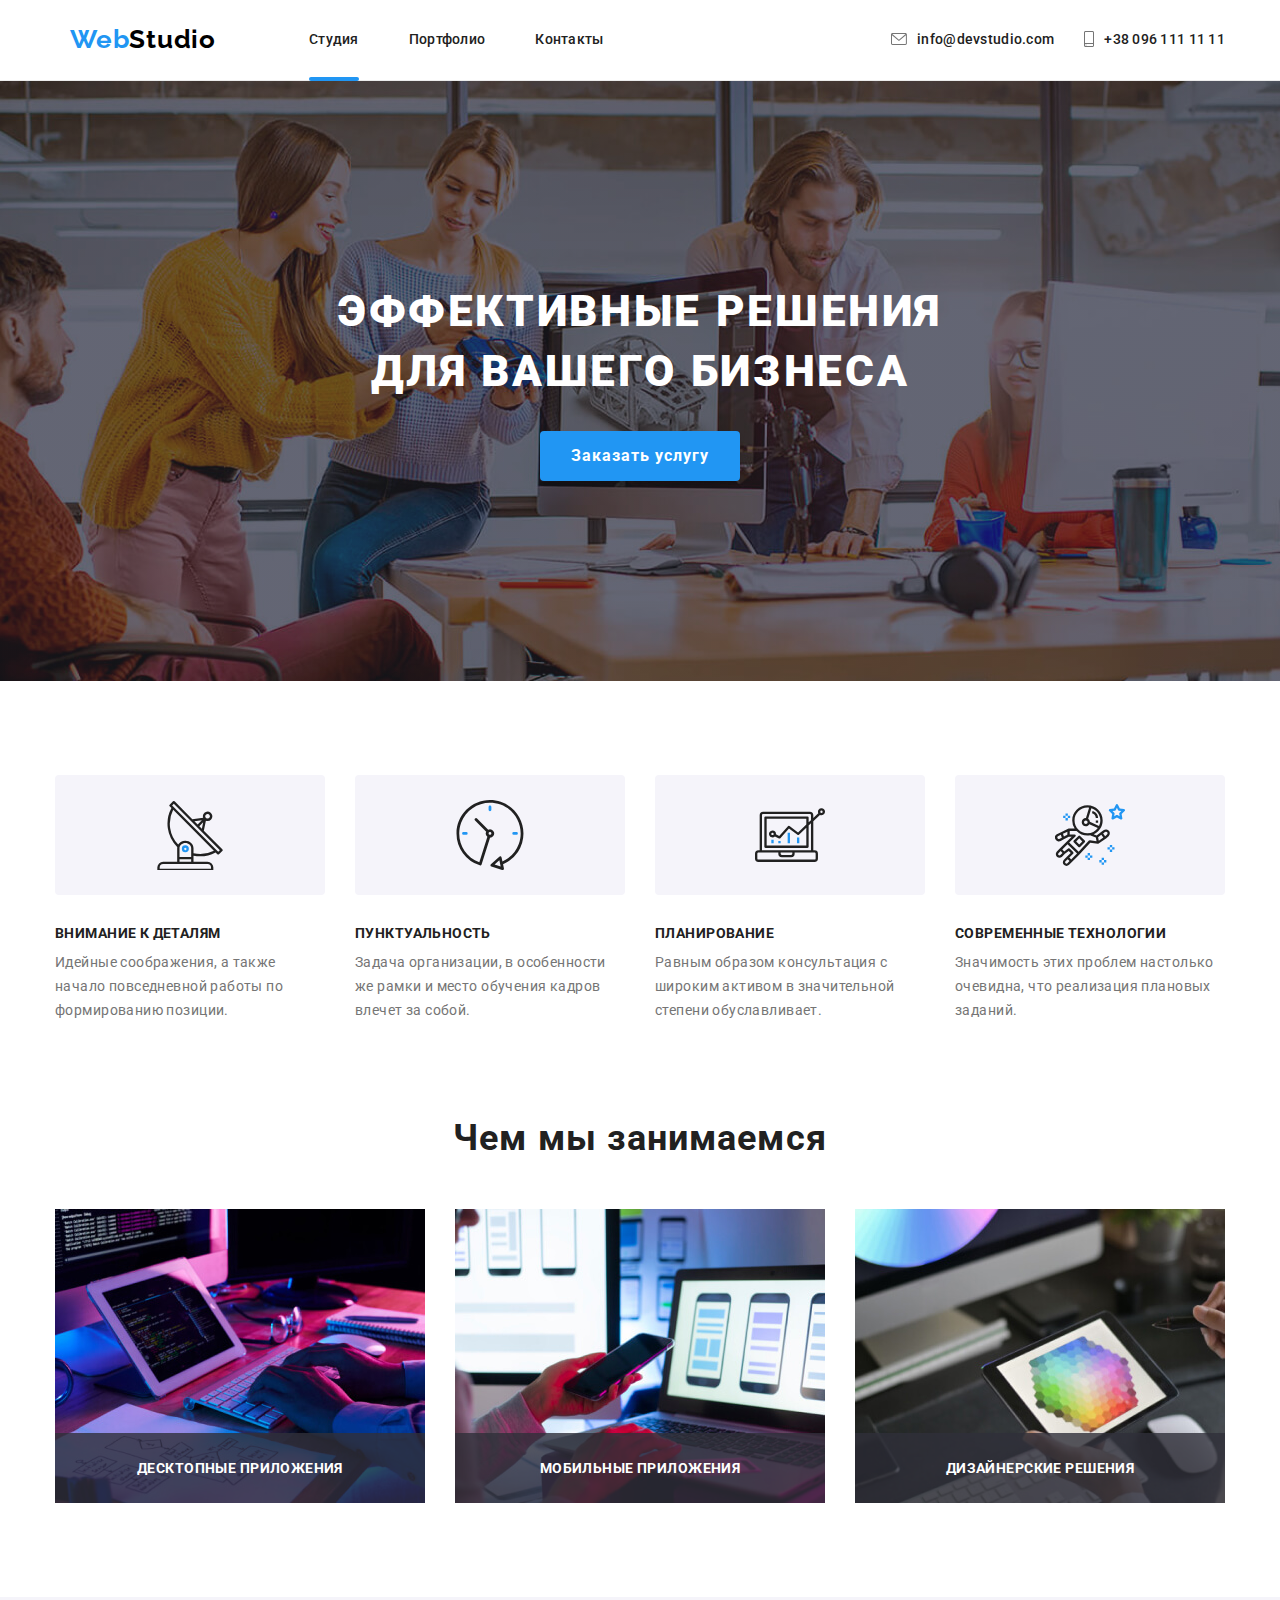
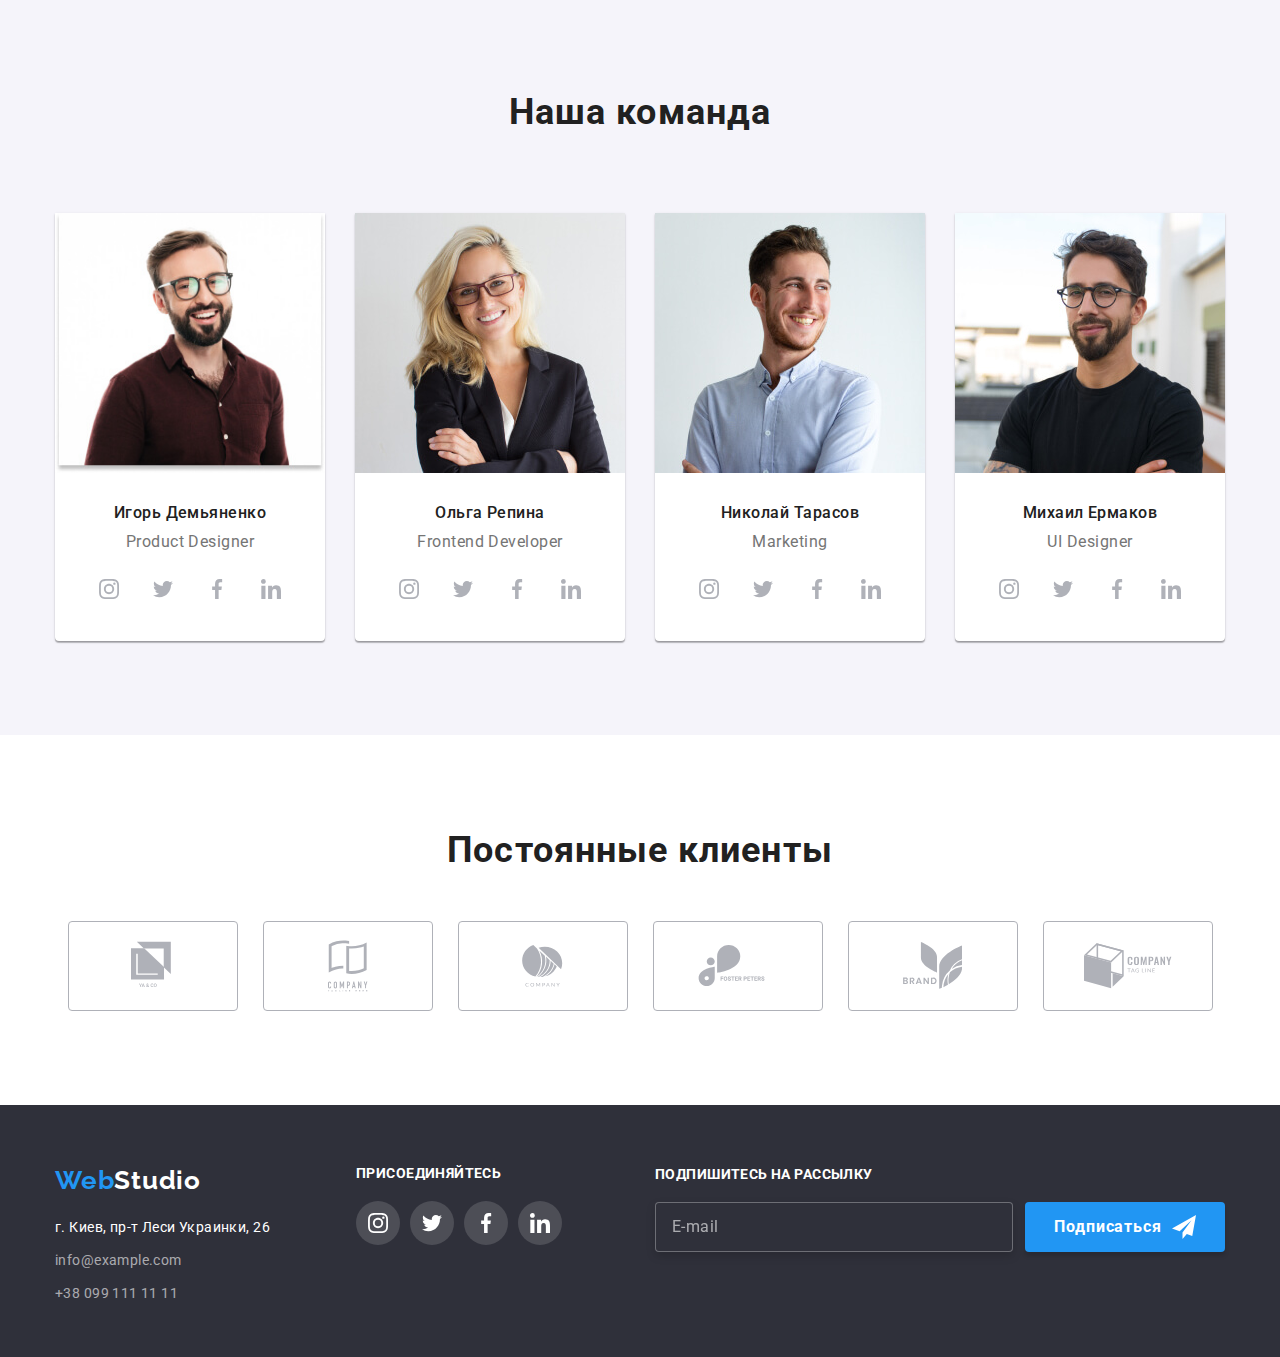
<file: index.html>
<!DOCTYPE html>
<html lang="ru">
<head>
    <meta charset="UTF-8">
    <meta name="viewport" content="width=device-width, initial-scale=1.0">
    <title lang="en">WebStudio</title>
    <link rel="stylesheet" href="https://cdnjs.cloudflare.com/ajax/libs/modern-normalize/1.0.0/modern-normalize.css">
    <link rel="stylesheet" href="https://fonts.googleapis.com/css2?family=Raleway:wght@700&family=Roboto:wght@400;500;700;900&display=swap">
    <link rel="stylesheet" href="./css/main.min.css">
</head>
<body>
    <header class="header">
        <div class="container">
            <nav class="navigation">
                <!-- <div class="header-menu"> -->
                    <a class="logo" href="./index.html" aria-label="логотип вебстудио" lang="en"><span class="logo-blue">Web</span>Studio</a>
                    <button class="header-mob-button" type="button" aria-expanded="false" aria-controls="header-container" data-menu-button>
                        <svg class="header-menu-svg" width="24" height="16" aria-label="переключатель мобильного меню">
                            <use class="header-menu-close" href="./images/sprite.svg#mob-close"></use>
                            <use class="header-menu-open" href="./images/sprite.svg#menu"></use>
                        </svg>
                    </button>
                <!-- </div> -->
                <div class="header-container" id="header-container" data-menu>
                    <ul class="navigation-list">
                        <li class="navigation-list-item">
                            <a class="navigation-list-link selected" href="">Студия</a>
                        </li>
                        <li class="navigation-list-item">
                            <a class="navigation-list-link" href="./portfolio.html">Портфолио</a>
                        </li>
                        <li class="navigation-list-item">
                            <a class="navigation-list-link" href="">Контакты</a>
                        </li>
                    </ul>
                    <address class="address">
                        <ul class="address-list">
                            <li class="address-item">
                                <a class="address-link" href="mailto:info@devstudio.com">
                                    <svg class="address-svg" width="16" height="12">
                                        <use href="./images/sprite.svg#icon-mail"></use>
                                    </svg>
                                    info@devstudio.com
                                </a>
                            </li>
                            <li class="address-item">
                                <a class="address-link" href="tel:+380961111111">
                                    <svg class="address-svg" width="10" height="16">
                                        <use href="./images/sprite.svg#icon-smartphone"></use>
                                    </svg>
                                    +38 096 111 11 11
                                </a>
                            </li>
                        </ul>
                    </address>
                </div>
            </nav>
        </div>
    </header>
    <main>
        <section class="hero">
            <div class="container">
                <h1 class="hero-title">Эффективные решения для вашего бизнеса</h1>
                <button type="button" class="modal-form-button" data-modal-open>Заказать услугу</button>
            </div>
        </section>    
        <section class="underhero">
            <div class="container">
                <ul class="underhero-list">
                    <li class="underhero-list-item">
                            <div class="underhero-list-picture">
                                <svg class="underhero-list-svg">
                                    <use href="./images/sprite.svg#icon-antenna"></use>
                                </svg>
                            </div>
                        <h3 class="underhero-list-subtitle">Внимание к деталям</h3>
                        <span class="underhero-list-text">Идейные соображения, а также начало повседневной работы по формированию позиции.</span>
                    </li>
                    <li class="underhero-list-item">
                            <div class="underhero-list-picture">
                                <svg class="underhero-list-svg">
                                    <use href="./images/sprite.svg#icon-clock"></use>
                                </svg>
                            </div>
                        <h3 class="underhero-list-subtitle">Пунктуальность</h3>
                        <span class="underhero-list-text">Задача организации, в особенности же рамки и место обучения кадров влечет за собой.</span>
                    </li>
                    <li class="underhero-list-item">
                            <div class="underhero-list-picture">
                                <svg class="underhero-list-svg">
                                    <use href="./images/sprite.svg#icon-diagram"></use>
                                </svg>
                            </div>
                        <h3 class="underhero-list-subtitle">Планирование</h3>
                        <span class="underhero-list-text">Равным образом консультация с широким активом в значительной степени обуславливает.</span>
                    </li>
                    <li class="underhero-list-item">
                            <div class="underhero-list-picture">
                                <svg class="underhero-list-svg">
                                    <use href="./images/sprite.svg#icon-astronaut"></use>
                                </svg>
                            </div>
                        <h3 class="underhero-list-subtitle">Современные технологии</h3>
                        <span class="underhero-list-text">Значимость этих проблем настолько очевидна, что реализация плановых заданий.</span>
                    </li>
                </ul>
            </div>
        </section>
        <section class="activity">
            <div class="container">
                <h2 class="subtitle">Чем мы занимаемся</h2>
                <ul class="activity-list">
                    <li class="activity-list-item">
                        <picture>
                            <source srcset="./images/activity/act.jpg 1x, ./images/activity/act@2x.jpg 2x">
                                <img class="activity-list-img" src="./images/img01.jpg" alt="определение наилучшего расположения форм на экране телефона">
                                <!-- width="370" height="294" -->
                        </picture>
                        <div class="activity-list-overlay">
                            <p class="activity-list-text">Десктопные приложения</p>
                        </div>
                    </li>
                    <li class="activity-list-item">
                        <picture>
                            <source srcset="./images/activity/activ.jpg 1x, ./images/activity/activ@2x.jpg 2x">
                                <img class="activity-list-img" src="./images/img02.jpg" alt="выбор оттенка цвета">
                        </picture>
                        <div class="activity-list-overlay">
                            <p class="activity-list-text">Мобильные приложения</p>
                        </div>
                    </li>
                    <li class="activity-list-item">
                        <picture>
                            <source srcset="./images/activity/activity.jpg 1x, ./images/activity/activity@2x.jpg 2x">
                                <img class="activity-list-img" src="./images/img00.jpg" alt="набор текста">
                        </picture>
                        <div class="activity-list-overlay">
                            <p class="activity-list-text">Дизайнерские решения</p>
                        </div>
                    </li>
                </ul>
            </div>
        </section>
        <section class="command">
            <div class="container">
                <h2 class="subtitle">Наша команда</h2>
                <ul class="command-list">
                    <li class="command-list-item">
                        <picture>
                            <source srcset="./images/command/demjanenko-desktop.jpg 1x, ./images/command/demjanenko-desktop@2x.jpg 2x" media="(min-width: 1200px)">
                            <source srcset="./images/command/demjanenko-tablet.jpg 1x, ./images/command/demjanenko-tablet@2x.jpg 2x" media="(min-width: 768px)">
                            <source srcset="./images/command/demjanenko-mob.jpg 1x, ./images/command/demjanenko-mob@2x.jpg 2x" media="(max-width: 767px)">
                                <img class="command-list-img" src="./images/img11.jpg" alt="Игорь Демьяненко дизайнер продуктов"> 
                                <!-- width="810" height="780" -->
                        </picture>
                        <div class="command-list-description">
                            <h3 class="command-list-name">Игорь Демьяненко</h3>
                            <p class="command-list-text" lang="en">Product Designer</p>
                            <ul class="social-list">
                                <li class="social-list-item">
                                    <a class="social-list-link" href="">
                                        <svg class="social-list-svg">
                                            <use href="./images/sprite.svg#icon-instagram"></use>
                                        </svg>
                                    </a>
                                </li>
                                <li class="social-list-item">
                                    <a class="social-list-link" href="">
                                        <svg class="social-list-svg">
                                            <use href="./images/sprite.svg#icon-twitter"></use>
                                        </svg>
                                    </a>
                                </li>
                                <li class="social-list-item">
                                    <a class="social-list-link" href="">
                                        <svg class="social-list-svg">
                                            <use href="./images/sprite.svg#icon-facebook"></use>
                                        </svg>
                                    </a>
                                </li>
                                <li class="social-list-item">
                                    <a class="social-list-link" href="">
                                        <svg class="social-list-svg">
                                            <use href="./images/sprite.svg#icon-linkedin"></use>
                                        </svg>
                                    </a>
                                </li>
                            </ul>
                        </div>
                    </li>
                    <li class="command-list-item">
                        <picture>
                            <source srcset="./images/command/repina-desktop.jpg 1x, ./images/command/repina-desktop@2x.jpg 2x" media="(min-width: 1200px)">
                            <source srcset="./images/command/repina-tablet.jpg 1x, ./images/command/repina-tablet@2x.jpg 2x" media="(min-width: 768px)">
                            <source srcset="./images/command/repina-mob.jpg 1x, ./images/command/repina-mob@2x.jpg 2x" media="(max-width: 767px)">    
                                <img class="command-list-img" src="./images/img12.jpg" alt="Ольга Репина фронтенд разработчик">
                        </picture>
                        <div class="command-list-description">
                            <h3 class="command-list-name">Ольга Репина</h3>
                            <p class="command-list-text" lang="en">Frontend Developer</p>
                            <ul class="social-list">
                                <li class="social-list-item">
                                    <a class="social-list-link" href="">
                                        <svg class="social-list-svg">
                                            <use href="./images/sprite.svg#icon-instagram"></use>
                                        </svg>
                                    </a>
                                </li>
                                <li class="social-list-item">
                                    <a class="social-list-link" href="">
                                        <svg class="social-list-svg">
                                            <use href="./images/sprite.svg#icon-twitter"></use>
                                        </svg>
                                    </a>
                                </li>
                                <li class="social-list-item">
                                    <a class="social-list-link" href="">
                                        <svg class="social-list-svg">
                                            <use href="./images/sprite.svg#icon-facebook"></use>
                                        </svg>
                                    </a>
                                </li>
                                <li class="social-list-item">
                                    <a class="social-list-link" href="">
                                        <svg class="social-list-svg">
                                            <use href="./images/sprite.svg#icon-linkedin"></use>
                                        </svg>
                                    </a>
                                </li>
                            </ul>
                        </div>
                    </li>
                    <li class="command-list-item">
                        <picture>
                            <source srcset="./images/command/tarasov-desktop.jpg 1x, ./images/command/tarasov-desktop@2x.jpg 2x" media="(min-width: 1200px)">
                            <source srcset="./images/command/tarasov-tablet.jpg 1x, ./images/command/tarasov-tablet@2x.jpg 2x" media="(min-width: 768px)">
                            <source srcset="./images/command/tarasov-mob.jpg 1x, ./images/command/tarasov-mob@2x.jpg 2x" media="(max-width: 767px)">    
                                <img class="command-list-img" src="./images/img13.jpg" alt="Николай Тарасов маркетолог">
                        </picture>
                        <div class="command-list-description">
                            <h3 class="command-list-name">Николай Тарасов</h3>
                            <p class="command-list-text" lang="en">Marketing</p>
                            <ul class="social-list">
                                <li class="social-list-item">
                                    <a class="social-list-link" href="">
                                        <svg class="social-list-svg">
                                            <use href="./images/sprite.svg#icon-instagram"></use>
                                        </svg>
                                    </a>
                                </li>
                                <li class="social-list-item">
                                    <a class="social-list-link" href="">
                                        <svg class="social-list-svg">
                                            <use href="./images/sprite.svg#icon-twitter"></use>
                                        </svg>
                                    </a>
                                </li>
                                <li class="social-list-item">
                                    <a class="social-list-link" href="">
                                        <svg class="social-list-svg">
                                            <use href="./images/sprite.svg#icon-facebook"></use>
                                        </svg>
                                    </a>
                                </li>
                                <li class="social-list-item">
                                    <a class="social-list-link" href="">
                                        <svg class="social-list-svg">
                                            <use href="./images/sprite.svg#icon-linkedin"></use>
                                        </svg>
                                    </a>
                                </li>
                            </ul>
                        </div>
                    </li>
                    <li class="command-list-item">
                        <picture>
                            <source srcset="./images/command/ermakov-desktop.jpg 1x, ./images/command/ermakov-desktop@2x.jpg 2x" media="(min-width: 1200px)">
                            <source srcset="./images/command/ermakov-tablet.jpg 1x, ./images/command/ermakov-tablet@2x.jpg 2x" media="(min-width: 768px)">
                            <source srcset="./images/command/ermakov-mob.jpg 1x, ./images/command/ermakov-mob@2x.jpg 2x" media="(max-width: 767px)">        
                                <img class="command-list-img" src="./images/img14.jpg" alt="Михаил Ермаков дизайнер интерфейсов">
                        </picture>
                        <div class="command-list-description">
                            <h3 class="command-list-name">Михаил Ермаков</h3>
                            <p class="command-list-text" lang="en">UI Designer</p>
                            <ul class="social-list">
                                <li class="social-list-item">
                                    <a class="social-list-link" href="">
                                        <svg class="social-list-svg">
                                            <use href="./images/sprite.svg#icon-instagram"></use>
                                        </svg>
                                    </a>
                                </li>
                                <li class="social-list-item">
                                    <a class="social-list-link" href="">
                                        <svg class="social-list-svg">
                                            <use href="./images/sprite.svg#icon-twitter"></use>
                                        </svg>
                                    </a>
                                </li>
                                <li class="social-list-item">
                                    <a class="social-list-link" href="">
                                        <svg class="social-list-svg">
                                            <use href="./images/sprite.svg#icon-facebook"></use>
                                        </svg>
                                    </a>
                                </li>
                                <li class="social-list-item">
                                    <a class="social-list-link" href="">
                                        <svg class="social-list-svg">
                                            <use href="./images/sprite.svg#icon-linkedin"></use>
                                        </svg>
                                    </a>
                                </li>
                            </ul>
                        </div>
                    </li>
                </ul>
            </div>
        </section>
        <section class="clients">
            <div class="container">
                <h2 class="subtitle">Постоянные клиенты</h2>
                <ul class="clients-list">
                    <li class="clients-list-item">
                        <a href="" class="clients-list-link">
                            <svg class="clients-list-svg ya">
                                <use href="./images/sprite.svg#icon-ya"></use>
                            </svg>
                        </a>
                    </li>
                    <li class="clients-list-item">
                        <a href="" class="clients-list-link">
                            <svg class="clients-list-svg tagline">
                                <use href="./images/sprite.svg#icon-tagline"></use>
                            </svg>
                        </a>
                    </li>
                    <li class="clients-list-item">
                        <a href="" class="clients-list-link">
                            <svg class="clients-list-svg company">
                                <use href="./images/sprite.svg#icon-company"></use>
                            </svg>
                        </a>
                    </li>
                    <li class="clients-list-item">
                        <a href="" class="clients-list-link">
                            <svg class="clients-list-svg foster_peters">
                                <use href="./images/sprite.svg#icon-foster_peters"></use>
                            </svg>
                        </a>
                    </li>
                    <li class="clients-list-item">
                        <a href="" class="clients-list-link">
                            <svg class="clients-list-svg brand">
                                <use href="./images/sprite.svg#icon-brand"></use>
                            </svg>
                        </a>
                    </li>
                    <li class="clients-list-item">
                        <a href="" class="clients-list-link">
                            <svg class="clients-list-svg tag_line">
                                <use href="./images/sprite.svg#icon-tag_line"></use>
                            </svg>
                        </a>
                    </li>
                </ul>
            </div>
        </section>
    </main>
    <footer class="footer">
        <div class="container">
            <div class="footer-two">
                <div class="footer-left">
                    <p class="footer-title" lang="en"><span class="logo-blue">Web</span>Studio</p>
                        <div class="footer-description">
                            <p class="footer-text">г. Киев, пр-т Леси Украинки, 26</p>
                            <a class="footer-contacts" lang="en" href="">info@example.com</a>
                            <a class="footer-contacts" href="">+38 099 111 11 11</a>
                        </div>
                </div>
                <div class="footer-right">
                    <p class="footer-right-title">ПРИСОЕДИНЯЙТЕСЬ</p>
                    <ul class="social-list-footer">
                        <li class="social-list-item">
                            <a class="social-list-link-footer" href="">
                                <svg class="social-list-svg-footer">
                                    <use href="./images/sprite.svg#icon-instagram"></use>
                                </svg>
                            </a>
                        </li>
                        <li class="social-list-item">
                            <a class="social-list-link-footer" href="">
                                <svg class="social-list-svg-footer">
                                    <use href="./images/sprite.svg#icon-twitter"></use>
                                </svg>
                            </a>
                        </li>
                        <li class="social-list-item">
                            <a class="social-list-link-footer" href="">
                                <svg class="social-list-svg-footer">
                                    <use href="./images/sprite.svg#icon-facebook"></use>
                                </svg>
                            </a>
                        </li>
                        <li class="social-list-item">
                            <a class="social-list-link-footer" href="">
                                <svg class="social-list-svg-footer">
                                    <use href="./images/sprite.svg#icon-linkedin"></use>
                                </svg>
                            </a>
                        </li>
                    </ul>
                </div>
                <form class="footer-three">
                    <div class="footar-three-form">
                        <label class="footer-three-title" for="footer-mail">Подпишитесь на рассылку</label>
                        <div class="footer-three-div">
                            <input type="email" name="subscriber-email" id="footer-mail" class="footer-three-input" placeholder="E-mail">
                            <button type="submit" class="modal-form-button-footer">Подписаться
                                <svg class="footer-three-svg">
                                    <use href="./images/sprite.svg#icon-telegram"></use>
                                </svg>
                            </button>
                        </div> 
                    </div>                                       
                </form>
            </div>
        </div>
    </footer>

    <div class="modal-background is-hidden" data-modal>
        <div class="modal-box">
            <div class="modal">
                <button type="button" class="modal-button-close" data-modal-close>
                    <svg class="modal-svg">
                        <use href="./images/sprite.svg#icon-close"></use>
                    </svg>
                </button>
                <form action="#" class="modal-form">
                    <p class="modal-form-title">Оставьте свои данные, мы вам перезвоним</p>
                    <label class="modal-form-label">
                        <span class="modal-form-text">Имя</span>
                        <span class="modal-form-label-wrapper">
                            <input type="text" name="user-name" class="modal-form-input" required>
                            <svg width=18px height=18px class="modal-form-svg">
                                <use href="./images/sprite.svg#icon-modal-name"></use>
                            </svg>
                        </span>                        
                    </label>
                    <label class="modal-form-label">
                        <span class="modal-form-text">Телефон</span>
                        <span class="modal-form-label-wrapper">
                            <input type="tel" name="user-tel" class="modal-form-input" required>
                            <svg width=18px height=18px class="modal-form-svg">
                                <use href="./images/sprite.svg#icon-modal-tel"></use>
                            </svg>
                        </span>                        
                    </label>
                    <label class="modal-form-label">
                        <span class="modal-form-text">Почта</span>
                        <span class="modal-form-label-wrapper">
                            <input type="email" name="user-email" class="modal-form-input" required>
                            <svg width=18px height=18px class="modal-form-svg">
                                <use href="./images/sprite.svg#icon-modal-email"></use>
                            </svg>
                        </span>                        
                    </label>                    
                    <label class="modal-form-textarea-label" for="modal-textarea">
                        <span class="modal-form-text">Комментарий</span>                        
                    </label>
                    <textarea name="user-message" id="modal-textarea" cols="30" rows="10" class="modal-form-textarea" placeholder="Введите текст"></textarea>                    
                    <input type="checkbox" name="user-agreement" value="agree" id="checkbox-agreement" class="modal-form-checkbox visually-hidden">
                    <label for="checkbox-agreement" class="modal-form-checkbox-label">Соглашаюсь с рассылкой и принимаю <a class="agree-link" href="#">Условия договора</a></label>
                    <button type="submit" class="modal-form-button">Отправить</button>
                </form>
            </div>
        </div>
    </div>

    <script src="./js/menu.js"></script>
    <script src="./js/modal.js"></script>
</body>
</html>
</file>
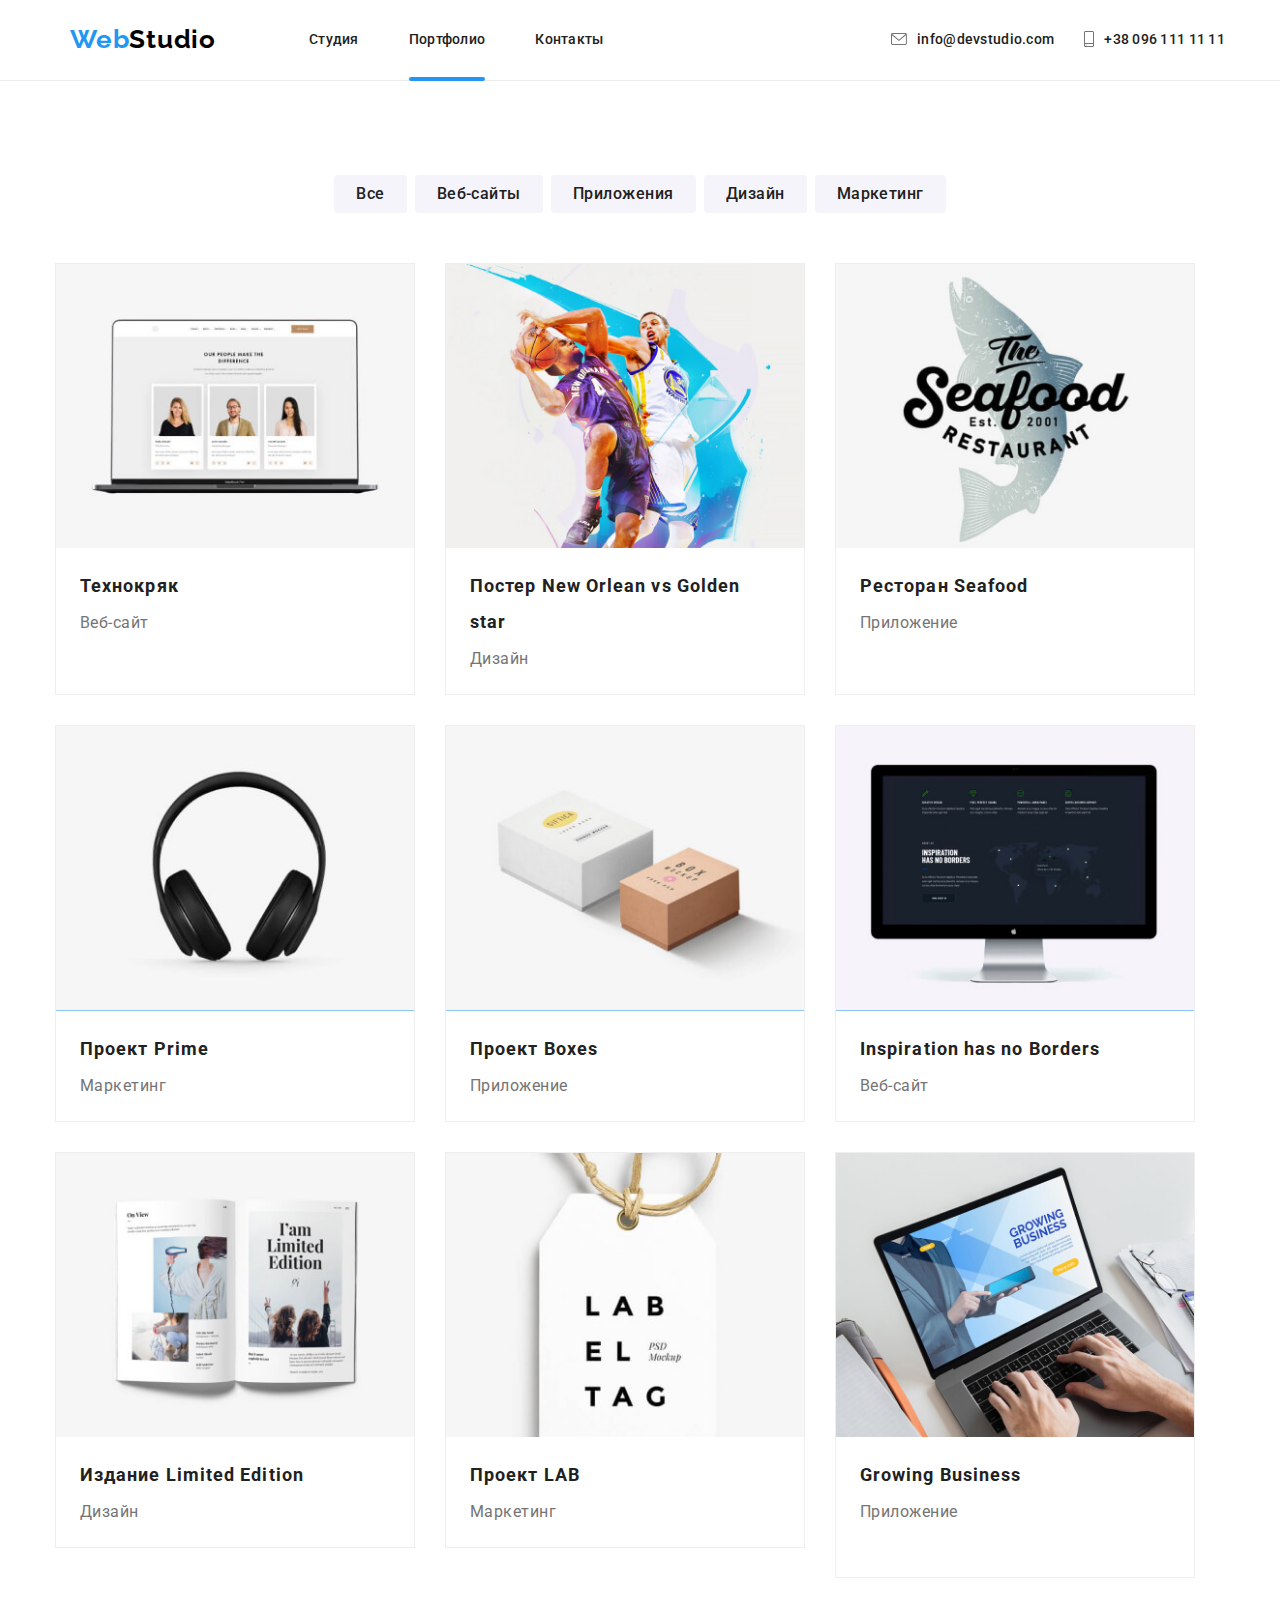
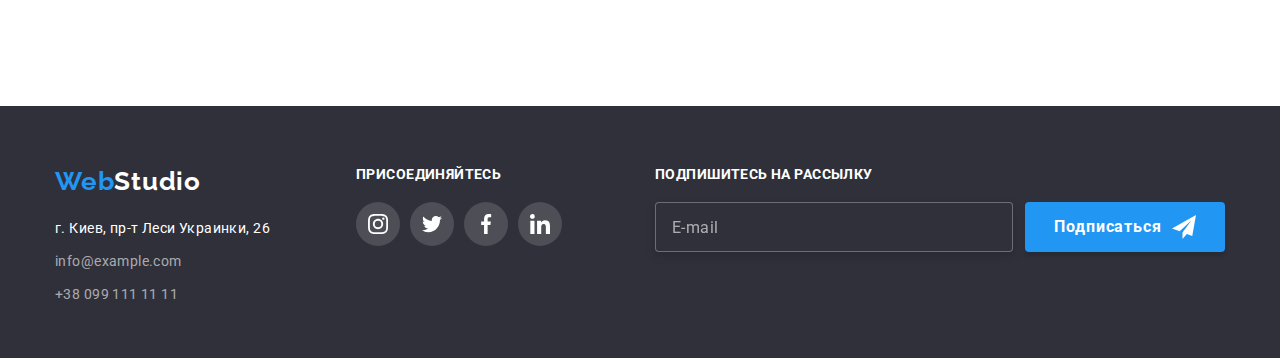
<file: portfolio.html>
<!DOCTYPE html>
<html lang="ru">
<head>
    <meta charset="UTF-8">
    <meta name="viewport" content="width=device-width, initial-scale=1.0">
    <title lang="en">Portfolio</title>
    <link rel="stylesheet" href="https://cdnjs.cloudflare.com/ajax/libs/modern-normalize/1.0.0/modern-normalize.css">
    <link rel="stylesheet" href="https://fonts.googleapis.com/css2?family=Raleway:wght@700&family=Roboto:wght@400;500;700&display=swap">
    <link rel="stylesheet" href="./css/portfolio.min.css">
</head>
<body>
    <header class="header">
        <div class="container">
            <nav class="navigation">
                <!-- <div class="header-menu"> -->
                    <a class="logo" href="./index.html" aria-label="логотип вебстудио" lang="en"><span class="logo-blue">Web</span>Studio</a>
                    <button class="header-mob-button" type="button" aria-expanded="false" aria-controls="header-container" data-menu-button>
                        <svg class="header-menu-svg" width="24" height="16" aria-label="переключатель мобильного меню">
                            <use class="header-menu-close" href="./images/sprite.svg#mob-close"></use>
                            <use class="header-menu-open" href="./images/sprite.svg#menu"></use>
                        </svg>
                    </button>
                <!-- </div> -->
                <div class="header-container" id="header-container" data-menu>
                    <ul class="navigation-list">
                        <li class="navigation-list-item">
                            <a class="navigation-list-link" href="./index.html">Студия</a>
                        </li>
                        <li class="navigation-list-item">
                            <a class="navigation-list-link selected" href="">Портфолио</a>
                        </li>
                        <li class="navigation-list-item">
                            <a class="navigation-list-link" href="">Контакты</a>
                        </li>
                    </ul>
                    <address class="address">
                        <ul class="address-list">
                            <li class="address-item">
                                <a class="address-link" href="mailto:info@devstudio.com">
                                    <svg class="address-svg" width="16" height="12">
                                        <use href="./images/sprite.svg#icon-mail"></use>
                                    </svg>
                                    info@devstudio.com
                                </a>
                            </li>
                            <li class="address-item">
                                <a class="address-link" href="tel:+380961111111">
                                    <svg class="address-svg" width="10" height="16">
                                        <use href="./images/sprite.svg#icon-smartphone"></use>
                                    </svg>
                                    +38 096 111 11 11
                                </a>
                            </li>
                        </ul>
                    </address>
                </div>
            </nav>
        </div>
    </header>
    <main>
        <section class="portfolio">
            <div class="container">
                <div class="nav-projects">
                    <ul class="nav-list">
                        <li class="nav-list-item">
                            <button class="nav-list-button" type="button">Все</button>
                        </li>
                        <li class="nav-list-item">
                            <button class="nav-list-button" type="button">Веб-сайты</button>
                        </li>
                        <li class="nav-list-item">
                            <button class="nav-list-button" type="button">Приложения</button>
                        </li>
                        <li class="nav-list-item">
                            <button class="nav-list-button" type="button">Дизайн</button>
                        </li>
                        <li class="nav-list-item">
                            <button class="nav-list-button" type="button">Маркетинг</button>
                        </li>
                    </ul>
                </div>

                <div class="projects">
                    <h1 class="visually-hidden">Проекты</h1>
                    <ul class="projects-list">
                        <li class="projects-list-item">
                            <div class="projects-overlay-list">
                                <picture>
                                    <source srcset="./images/portfolio/projects/technokrjak-desktop.jpg 1x, ./images/portfolio/projects/technokrjak-desktop@2x.jpg 2x" media="(min-width: 1200px)">
                                    <source srcset="./images/portfolio/projects/technokrjak-tablet.jpg 1x, ./images/portfolio/projects/technokrjak-tablet@2x.jpg 2x" media="(min-width: 768px)">
                                    <source srcset="./images/portfolio/projects/technokrjak-mob.jpg 1x, ./images/portfolio/projects/technokrjak-mob@2x.jpg 2x" media="(max-width: 767px)"> 
                                        <img class="projects-list-img" src="./images/portfolio/img1.jpg" alt="Ноутбук с фотографиями">
                                        <!-- width="370" height="294" -->
                                </picture>
                                <div class="projects-overlay">
                                <p class="projects-overlay-text">Технокряк это современная площадка распространения коронавируса. Компании используют эту платформу для цифрового шпионажа и атак на защищённые сервера конкурентов.</p>
                                </div>
                            </div>
                            <div class="projects-list-description">
                                <h2 class="projects-list-title">Технокряк</h2>
                                <p class="projects-list-text">Веб-сайт</p>
                            </div>                        
                        </li>
                        <li class="projects-list-item">
                            <div class="projects-overlay-list">
                                <picture>
                                    <source srcset="./images/portfolio/projects/orlean-desktop.jpg 1x, ./images/portfolio/projects/orlean-desktop@2x.jpg 2x" media="(min-width: 1200px)">
                                    <source srcset="./images/portfolio/projects/orlean-tablet.jpg 1x, ./images/portfolio/projects/orlean-tablet@2x.jpg 2x" media="(min-width: 768px)">
                                    <source srcset="./images/portfolio/projects/orlean-mob.jpg 1x, ./images/portfolio/projects/orlean-mob@2x.jpg 2x" media="(max-width: 767px)"> 
                                        <img class="projects-list-img" src="./images/portfolio/img2.jpg" alt="Постер с баскетболистами">       
                                </picture>
                                <div class="projects-overlay">
                                    <p class="projects-overlay-text">two</p>
                                </div>                            
                            </div>
                            <div class="projects-list-description">
                                <h2 class="projects-list-title">Постер <span lang="en">New Orlean vs Golden star</span></h2>
                                <p class="projects-list-text">Дизайн</p>
                            </div>
                        </li>
                        <li class="projects-list-item">
                            <div class="projects-overlay-list">
                                <picture>
                                    <source srcset="./images/portfolio/projects/seafood-desktop.jpg 1x, ./images/portfolio/projects/seafood-desktop@2x.jpg 2x" media="(min-width: 1200px)">
                                    <source srcset="./images/portfolio/projects/seafood-tablet.jpg 1x, ./images/portfolio/projects/seafood-tablet@2x.jpg 2x" media="(min-width: 768px)">
                                    <source srcset="./images/portfolio/projects/seafood-mob.jpg 1x, ./images/portfolio/projects/seafood-mob@2x.jpg 2x" media="(max-width: 767px)"> 
                                        <img class="projects-list-img" src="./images/portfolio/img3.jpg" alt="Эмблема ресторана">        
                                </picture>
                                <div class="projects-overlay">
                                    <p class="projects-overlay-text">three</p>
                                </div>
                            </div>
                            <div class="projects-list-description">
                                <h2 class="projects-list-title">Ресторан <span lang="en">Seafood</span></h2>
                                <p class="projects-list-text">Приложение</p>
                            </div>
                        </li>
                        <li class="projects-list-item">
                            <div class="projects-overlay-list">
                                <picture>
                                    <source srcset="./images/portfolio/projects/prime-desktop.jpg 1x, ./images/portfolio/projects/prime-desktop@2x.jpg 2x" media="(min-width: 1200px)">
                                    <source srcset="./images/portfolio/projects/prime-tablet.jpg 1x, ./images/portfolio/projects/prime-tablet@2x.jpg 2x" media="(min-width: 768px)">
                                    <source srcset="./images/portfolio/projects/prime-mob.jpg 1x, ./images/portfolio/projects/prime-mob@2x.jpg 2x" media="(max-width: 767px)"> 
                                        <img class="projects-list-img" src="./images/portfolio/img4.jpg" alt="Наушники">        
                                </picture>
                                <div class="projects-overlay">
                                    <p class="projects-overlay-text">four</p>
                                </div>
                            </div>
                            <div class="projects-list-description">
                                <h2 class="projects-list-title">Проект <span lang="en">Prime</span></h2>
                                <p class="projects-list-text">Маркетинг</p>
                            </div>
                        </li>
                        <li class="projects-list-item">
                            <div class="projects-overlay-list">
                                <picture>
                                    <source srcset="./images/portfolio/projects/boxes-desktop.jpg 1x, ./images/portfolio/projects/boxes-desktop@2x.jpg 2x" media="(min-width: 1200px)">
                                    <source srcset="./images/portfolio/projects/boxes-tablet.jpg 1x, ./images/portfolio/projects/boxes-tablet@2x.jpg 2x" media="(min-width: 768px)">
                                    <source srcset="./images/portfolio/projects/boxes-mob.jpg 1x, ./images/portfolio/projects/boxes-mob@2x.jpg 2x" media="(max-width: 767px)"> 
                                        <img class="projects-list-img" src="./images/portfolio/img5.jpg" alt="Две коробочки">        
                                </picture>
                                <div class="projects-overlay">
                                    <p class="projects-overlay-text">five</p>
                                </div>
                            </div>
                            <div class="projects-list-description">
                                <h2 class="projects-list-title">Проект <span lang="en">Boxes</span></h2>
                                <p class="projects-list-text">Приложение</p>
                            </div>
                        </li>
                        <li class="projects-list-item">
                            <div class="projects-overlay-list">
                                <picture>
                                    <source srcset="./images/portfolio/projects/inspiration-desktop.jpg 1x, ./images/portfolio/projects/inspiration-desktop@2x.jpg 2x" media="(min-width: 1200px)">
                                    <source srcset="./images/portfolio/projects/inspiration-tablet.jpg 1x, ./images/portfolio/projects/inspiration-tablet@2x.jpg 2x" media="(min-width: 768px)">
                                    <source srcset="./images/portfolio/projects/inspiration-mob.jpg 1x, ./images/portfolio/projects/inspiration-mob@2x.jpg 2x" media="(max-width: 767px)"> 
                                        <img class="projects-list-img" src="./images/portfolio/img6.jpg" alt="Экран с текстом">        
                                </picture>
                                <div class="projects-overlay">
                                    <p class="projects-overlay-text">six</p>
                                </div>
                            </div>
                            <div class="projects-list-description">
                                <h2 class="projects-list-title" lang="en">Inspiration has no Borders</h2>
                                <p class="projects-list-text">Веб-сайт</p>
                            </div>
                        </li>
                        <li class="projects-list-item">
                            <div class="projects-overlay-list">
                                <picture>
                                    <source srcset="./images/portfolio/projects/edition-desktop.jpg 1x, ./images/portfolio/projects/edition-desktop@2x.jpg 2x" media="(min-width: 1200px)">
                                    <source srcset="./images/portfolio/projects/edition-tablet.jpg 1x, ./images/portfolio/projects/edition-tablet@2x.jpg 2x" media="(min-width: 768px)">
                                    <source srcset="./images/portfolio/projects/edition-mob.jpg 1x, ./images/portfolio/projects/edition-mob@2x.jpg 2x" media="(max-width: 767px)"> 
                                        <img class="projects-list-img" src="./images/portfolio/img7.jpg" alt="Разворот издания">        
                                </picture>
                                <div class="projects-overlay">
                                    <p class="projects-overlay-text">seven</p>
                                </div>
                            </div>
                            <div class="projects-list-description">
                                <h2 class="projects-list-title">Издание <span lang="en">Limited Edition</span></h2>
                                <p class="projects-list-text">Дизайн</p>
                            </div>
                        </li>
                        <li class="projects-list-item">
                            <div class="projects-overlay-list">
                                <picture>
                                    <source srcset="./images/portfolio/projects/LAB-desktop.jpg 1x, ./images/portfolio/projects/LAB-desktop@2x.jpg 2x" media="(min-width: 1200px)">
                                    <source srcset="./images/portfolio/projects/LAB-tablet.jpg 1x, ./images/portfolio/projects/LAB-tablet@2x.jpg 2x" media="(min-width: 768px)">
                                    <source srcset="./images/portfolio/projects/LAB-mob.jpg 1x, ./images/portfolio/projects/LAB-mob@2x.jpg 2x" media="(max-width: 767px)"> 
                                        <img class="projects-list-img" src="./images/portfolio/img8.jpg" alt="Бирка с надписью">        
                                </picture>
                                <div class="projects-overlay">
                                    <p class="projects-overlay-text">eight</p>
                                </div>
                            </div>
                            <div class="projects-list-description">
                                <h2 class="projects-list-title">Проект <span lang="en">LAB</span></h2>
                                <p class="projects-list-text">Маркетинг</p>
                            </div>
                        </li>
                        <li class="projects-list-item">
                            <div class="projects-overlay-list">
                                <picture>
                                    <source srcset="./images/portfolio/projects/business-desktop.jpg 1x, ./images/portfolio/projects/business-desktop@2x.jpg 2x" media="(min-width: 1200px)">
                                    <source srcset="./images/portfolio/projects/business-tablet.jpg 1x, ./images/portfolio/projects/business-tablet@2x.jpg 2x" media="(min-width: 768px)">
                                    <source srcset="./images/portfolio/projects/business-mob.jpg 1x, ./images/portfolio/projects/business-mob@2x.jpg 2x" media="(max-width: 767px)"> 
                                        <img class="projects-list-img" src="./images/portfolio/img9.jpg" alt="Открытое приложение на ноутбуке">        
                                </picture>
                                <div class="projects-overlay">
                                    <p class="projects-overlay-text">nine</p>
                                </div>
                            </div>
                            <div class="projects-list-description">
                                <h2 class="projects-list-title" lang="en">Growing Business</h2>
                                <p class="projects-list-text">Приложение</p>
                            </div>
                        </li>
                    </ul>
                </div>
            </div>
        </section>
    </main>
    <footer class="footer">
        <div class="container">
            <div class="footer-two">
                <div class="footer-left">
                    <p class="footer-title" lang="en"><span class="logo-blue">Web</span>Studio</p>
                        <div class="footer-description">
                            <p class="footer-text">г. Киев, пр-т Леси Украинки, 26</p>
                            <a class="footer-contacts" lang="en" href="">info@example.com</a>
                            <a class="footer-contacts" href="">+38 099 111 11 11</a>
                        </div>
                </div>
                <div class="footer-right">
                    <p class="footer-right-title">ПРИСОЕДИНЯЙТЕСЬ</p>
                    <ul class="social-list-footer">
                        <li class="social-list-item">
                            <a class="social-list-link-footer" href="">
                                <svg class="social-list-svg-footer">
                                    <use href="./images/sprite.svg#icon-instagram"></use>
                                </svg>
                            </a>
                        </li>
                        <li class="social-list-item">
                            <a class="social-list-link-footer" href="">
                                <svg class="social-list-svg-footer">
                                    <use href="./images/sprite.svg#icon-twitter"></use>
                                </svg>
                            </a>
                        </li>
                        <li class="social-list-item">
                            <a class="social-list-link-footer" href="">
                                <svg class="social-list-svg-footer">
                                    <use href="./images/sprite.svg#icon-facebook"></use>
                                </svg>
                            </a>
                        </li>
                        <li class="social-list-item">
                            <a class="social-list-link-footer" href="">
                                <svg class="social-list-svg-footer">
                                    <use href="./images/sprite.svg#icon-linkedin"></use>
                                </svg>
                            </a>
                        </li>
                    </ul>
                </div>
                <form class="footer-three">
                    <p class="footer-right-title">Подпишитесь на рассылку</p>
                    <div class="footer-three-div">
                        <input type="email" name="subscriber-email" class="footer-three-input" placeholder="E-mail">
                        <button type="submit" class="modal-form-button-footer">Подписаться
                            <svg class="footer-three-svg">
                                <use href="./images/sprite.svg#icon-telegram"></use>
                            </svg>
                        </button>
                    </div>                                        
                </form>
            </div>
        </div>
    </footer>

    <script src="./js/menu.js"></script>
</body>
</html>
</file>
<file: css/main.min.css>
.visually-hidden{position:absolute !important;clip:rect(1px 1px 1px 1px);clip:rect(1px, 1px, 1px, 1px);padding:0 !important;border:0 !important;height:1px !important;width:1px !important;overflow:hidden}*,*::before,*::after{margin:0;padding:0}body{font-family:"Roboto",sans-serif;font-style:normal}ul{list-style:none}a{text-decoration:none}.address{font-style:normal}img{display:block}.container{padding:0 15px;margin:0 auto}@media screen and (min-width: 480px){.container{width:480px}}@media screen and (min-width: 768px){.container{width:768px}}@media screen and (min-width: 1200px){.container{width:1200px}}.logo{font-family:"Raleway",sans-serif;font-weight:700;font-size:24px;line-height:1.167;letter-spacing:0.03em;color:#000;margin-left:15px}.logo-blue{color:#2196F3}@media screen and (min-width: 768px){.logo{margin-right:88px}}@media screen and (min-width: 1200px){.logo{font-size:26px;line-height:1.192;margin-right:93px}}.modal-form-button,.modal-form-button-footer{display:inline-flex;justify-content:center;margin:0 auto;font-family:"Roboto",sans-serif;font-style:normal;font-weight:700;font-size:16px;line-height:1.875;letter-spacing:0.06em;padding:10px 0;min-width:200px;min-height:50px;background:#2196F3;box-shadow:0px 4px 4px rgba(0,0,0,0.15);border-radius:4px;border-style:none;cursor:pointer;color:#fff;transition:all 250ms cubic-bezier(0.4, 0, 0.2, 1)}.modal-form-button-footer{align-items:center}.footer-three-svg{width:24px;height:24px;margin-left:10px;transition:all 250ms cubic-bezier(0.4, 0, 0.2, 1)}@media screen and (min-width: 1200px){.modal-form-button-footer{margin-left:12px}}.subtitle{font-weight:700;font-size:28px;line-height:1.179;text-align:center;letter-spacing:0.03em;color:#212121;margin-bottom:30px}@media screen and (min-width: 1200px){.subtitle{font-size:36px;line-height:1.167;margin-bottom:50px}}.modal-background{position:fixed;top:0;left:0;width:100%;height:100%;overflow-y:auto;background:rgba(0,0,0,0.2);transition:all 250ms cubic-bezier(0.4, 0, 0.2, 1)}.modal-background.is-hidden{opacity:0;visibility:hidden;pointer-events:none;transition:all 250ms cubic-bezier(0.4, 0, 0.2, 1) 250ms}.modal{position:relative;width:100%;height:auto;border-radius:4px;transform:scale(1);background-color:#fff;transition:all 250ms cubic-bezier(0.4, 0, 0.2, 1) 250ms;padding:40px}.modal-box{display:flex;justify-content:center;align-items:center;min-height:100%;padding:15px}.modal-button-close{position:absolute;top:8px;right:8px;width:30px;height:30px;background-color:#fff;border:1px solid rgba(0,0,0,0.1);border-radius:50%;box-sizing:border-box;cursor:pointer}.modal-svg{width:30px;height:30px}.modal-background.is-hidden .modal{transform:translate(-50%, -50%) scale(0);transition:all 250ms cubic-bezier(0.4, 0, 0.2, 1) 0ms}@media screen and (min-width: 480px){.modal{width:450px;height:609px}}@media screen and (min-width: 1200px){.modal{width:528px;height:581px}}.modal-form{display:flex;flex-direction:column}.modal-form-title{font-weight:700;font-size:20px;line-height:1.5;text-align:center;letter-spacing:0.03em;color:#212121;margin-bottom:12px}.modal-form-text{font-weight:400;font-size:12px;line-height:1.167px;letter-spacing:0.01em;color:#757575}.modal-form-label{margin-bottom:10px}.modal-form-label-wrapper{display:block;position:relative;margin-top:4px}.modal-form-input{display:block;width:100%;height:40px;border:1px solid rgba(33,33,33,0.2);border-radius:4px;padding-left:42px;cursor:pointer;transition:all 250ms cubic-bezier(0.4, 0, 0.2, 1)}.modal-form-textarea{height:120px;border:1px solid rgba(33,33,33,0.2);border-radius:4px;resize:none;margin-bottom:20px;padding:12px 16px;transition:all 250ms cubic-bezier(0.4, 0, 0.2, 1)}.modal-form-textarea-label{margin-bottom:4px}.modal-form-textarea::placeholder{font-weight:400;font-size:14px;line-height:1.143;letter-spacing:0.01em;color:rgba(117,117,117,0.5)}.modal-form-input:focus,.modal-form-textarea:focus{outline:none;border:1px solid #2196F3}.modal-form-svg{position:absolute;top:50%;left:12px;transform:translateY(-50%)}.modal-form-input:focus+.modal-form-svg{fill:#2196F3}.modal-form-checkbox-label{margin-bottom:30px;font-weight:400;font-size:12px;line-height:1.167;letter-spacing:0.03em;color:#757575}.modal-form-checkbox-label::before{display:inline-block;content:"";width:16px;height:15px;background-image:url(../images/quadrate.svg);margin-right:8px;transition:all 250ms cubic-bezier(0.4, 0, 0.2, 1)}.modal-form-checkbox:checked+.modal-form-checkbox-label::before{background-color:#2196F3;border-radius:2px;background-image:url(../images/tick.svg);background-repeat:no-repeat;background-position:50% 50%}.agree-link{color:#2196F3;text-decoration:underline}@media screen and (min-width: 1200px){.modal-form-title{line-height:1.15}.modal-form-checkbox-label,.agree-link{font-size:14px;line-height:1.714}}.social-list,.social-list-footer{display:flex;justify-content:space-between}.social-list-footer{width:100%;height:44px;justify-content:center}.social-list-item:not(:last-child){margin-right:10px}.social-list-link,.social-list-link-footer{display:flex;align-items:center;justify-content:center;width:44px;height:44px;border-radius:50%;background-color:#fff}.social-list-link-footer{background-color:#e5e5e52a}.social-list-link:hover,.social-list-link-footer:hover{background-color:#2196F3}.social-list-svg,.social-list-svg-footer{width:20px;height:20px;fill:#AFB1B8;transition:fill 250ms cubic-bezier(0.4, 0, 0.2, 1)}.social-list-svg-footer{fill:#fff}.social-list-link:hover .social-list-svg,.social-list-link-footer:hover .social-list-svg,.social-list-link:hover .social-list-svg-footer,.social-list-link-footer:hover .social-list-svg-footer{fill:#fff}.header{border-bottom:1px solid #ECECEC}.address-svg{fill:#757575;margin-right:10px}.address-link:hover .address-svg{fill:#2196F3}.navigation-list-link,.address-link{font-weight:500;font-size:18px;line-height:1.167;letter-spacing:0.02em;color:#212121;transition:color 250ms cubic-bezier(0.4, 0, 0.2, 1)}.address-link{display:flex;align-items:center;justify-content:center;color:#757575}.navigation-list-link:hover,.navigation-list-link:focus,.address-link:hover,.address-link:focus{color:#2196F3}@media screen and (max-width: 767px){.header{min-height:60px;position:relative}.navigation{display:flex;align-items:center;justify-content:space-between;width:100%;min-height:60px}.header-mob-button{margin-top:10px;margin-right:15px;border:none;background-color:transparent}.header-mob-button .header-menu-close{display:none}.header-mob-button.is-open .header-menu-close{display:block}.header-mob-button.is-open .header-menu-open{display:none}.header-menu-svg{cursor:pointer}.header-menu-svg:hover{fill:#2196F3}.header-container{display:none;position:absolute;top:100%;left:0;padding-top:60px;padding-bottom:60px;width:100%;height:393px;text-align:center;background:#FFFFFF;box-shadow:0px 4px 8px rgba(0,0,0,0.04),0px 2px 4px rgba(0,0,0,0.08),0px 1px 3px rgba(0,0,0,0.16)}.header-container.is-open{display:block;z-index:50}.navigation-list{margin-bottom:60px}.navigation-list-item:not(:last-child){margin-bottom:40px}.address-item:not(:last-child){margin-bottom:16px}.navigation-list-link{position:relative}.navigation-list-link.selected::after{content:"";display:inline-block;width:100%;height:4px;background:#2196F3;border-radius:2px;position:absolute;left:0;bottom:-8px}}@media screen and (min-width: 768px){.header-mob-button{display:none}.header{min-height:80px;padding:21px 0px 21px}.header .address{margin-left:auto}.navigation{display:flex;align-items:center}.navigation-list{display:flex}.navigation-list-item{position:relative}.header-container{display:flex;align-items:center;width:100%}.navigation-list-item:not(:last-child){margin-right:50px}.navigation-list-link{font-size:14px;line-height:1.143;color:#212121}.address-list{display:flex;flex-direction:column;align-items:flex-start}.address-item:not(:last-child){margin-bottom:10px}.address-link{font-size:12px;line-height:1.167}.navigation-list-link.selected::after{content:"";display:inline-block;width:100%;height:4px;background:#2196F3;border-radius:2px;position:absolute;left:0;bottom:-33px}}@media screen and (min-width: 1200px){.header{padding:24px 0px 25px}.address-list{flex-direction:row}.address-item:not(:last-child){margin-right:30px;margin-bottom:0}.navigation-list-link,.address-link{font-size:14px;line-height:1.143;color:#212121}.navigation-list-link.selected::after{bottom:-32px}}.hero{padding-top:118px;padding-bottom:118px;text-align:center;background-repeat:no-repeat;background-position:center;background-size:cover}.hero-title{font-weight:900;font-size:26px;line-height:1.615;text-align:center;letter-spacing:0.06em;text-transform:uppercase;color:#fff;max-width:360px;margin-bottom:30px;margin-left:auto;margin-right:auto}@media screen and (max-width: 480px){.hero{background-image:linear-gradient(rgba(47,48,58,0.4), rgba(47,48,58,0.4)),url(../images/hero/hero-mob.jpg)}}@media screen and (min-device-pixel-ratio: 2) and (max-width: 480px), screen and (min-resolution: 192dpi) and (max-width: 480px), screen and (min-resolution: 2dppx) and (max-width: 480px){.hero{background-image:linear-gradient(rgba(47,48,58,0.4), rgba(47,48,58,0.4)),url(../images/hero/hero-mob@2x.jpg)}}@media screen and (min-width: 481px) and (max-width: 768px){.hero{background-image:linear-gradient(rgba(47,48,58,0.4), rgba(47,48,58,0.4)),url(../images/hero/hero-tablet.jpg)}}@media screen and (min-device-pixel-ratio: 2) and (min-width: 481px) and (max-width: 768px), screen and (min-resolution: 192dpi) and (min-width: 481px) and (max-width: 768px), screen and (min-resolution: 2dppx) and (min-width: 481px) and (max-width: 768px){.hero{background-image:linear-gradient(rgba(47,48,58,0.4), rgba(47,48,58,0.4)),url(../images/hero/hero-tablet@2x.jpg)}}@media screen and (min-width: 769px){.hero{background-image:linear-gradient(rgba(47,48,58,0.4), rgba(47,48,58,0.4)),url(../images/hero/hero-desktop.jpg)}}@media screen and (min-device-pixel-ratio: 2) and (min-width: 769px), screen and (min-resolution: 192dpi) and (min-width: 769px), screen and (min-resolution: 2dppx) and (min-width: 769px){.hero{background-image:linear-gradient(rgba(47,48,58,0.4), rgba(47,48,58,0.4)),url(../images/hero/hero-desktop@2x.jpg)}}@media screen and (min-width: 1200px){.hero{padding-top:200px;padding-bottom:200px}.hero-title{font-size:44px;line-height:1.364;max-width:696px}}.underhero{padding-top:60px;padding-bottom:60px}.underhero-list-svg{width:70px;height:70px}.underhero-list-picture{display:flex;align-items:center;justify-content:center;background:#F5F4FA;border-radius:4px;height:120px;margin-bottom:30px}.underhero-list-subtitle{font-weight:700;font-size:14px;line-height:1.143;letter-spacing:0.03em;text-transform:uppercase;text-align:center;color:#212121;margin-bottom:10px}.underhero-list-text{font-weight:400;font-size:14px;line-height:1.714;letter-spacing:0.03em;color:#757575}@media screen and (max-width: 767px){.underhero-list-item:not(:last-child){margin-bottom:30px}}@media screen and (min-width: 768px){.underhero-list{display:flex;flex-wrap:wrap}.underhero-list-subtitle{text-align:left}}@media screen and (min-width: 768px) and (max-width: 1199px){.underhero-list{justify-content:space-between}.underhero-list-item{width:354px}.underhero-list-item:nth-child(1){margin-bottom:30px}.underhero-list-item:nth-child(2){margin-bottom:30px}}@media screen and (min-width: 1200px){.underhero{padding-top:94px;padding-bottom:94px}.underhero-list{display:flex}.underhero-list-item{width:270px}.underhero-list-item:not(:last-child){margin-right:30px}}.activity{padding-bottom:94px}@media screen and (max-width: 1199px){.activity{display:none}}.activity-list{display:flex}.activity-list-text{font-weight:700;font-size:14px;line-height:1.143;text-align:center;letter-spacing:0.03em;text-transform:uppercase;color:#fff}.activity-list-item{position:relative}.activity-list-item:not(:last-child){margin-right:30px}.activity-list-overlay{width:100%;background:rgba(47,48,58,0.8);padding-top:27px;padding-bottom:27px;position:absolute;bottom:0}.command{background:#F5F4FA;padding-top:60px;padding-bottom:60px}.command-list-name{font-weight:500;font-size:16px;line-height:1.1875;text-align:center;letter-spacing:0.03em;color:#212121;margin-bottom:10px}.command-list-text{font-weight:400;font-size:16px;line-height:1.1875;text-align:center;letter-spacing:0.03em;margin-bottom:16px;color:#757575}.command-list-item{background-color:#fff;box-shadow:0px 1px 3px rgba(0,0,0,0.12),0px 1px 1px rgba(0,0,0,0.14),0px 2px 1px rgba(0,0,0,0.2);border-radius:0px 0px 4px 4px;margin-top:30px}.command-list-img{height:auto;width:100%}.command-list-description{padding-top:30px;padding-bottom:24px;padding-left:74px;padding-right:74px}@media screen and (min-width: 768px){.command-list{display:flex;flex-wrap:wrap;justify-content:space-between}.command-list-img{width:345px;height:374px}}@media screen and (min-width: 1200px){.command{padding-top:94px;padding-bottom:94px}.command-list-item:not(:last-child){margin-right:30px}.command-list-img{width:270px;height:260px}.command-list-description{padding-bottom:30px;padding-left:32px;padding-right:32px}}.clients{padding-top:60px;padding-bottom:60px}.clients-list{display:flex;flex-wrap:wrap;justify-content:space-around}.clients-list-item{height:90px}.clients-list-link{display:flex;align-items:center;justify-content:center;width:170px;height:90px;border:1px solid #AFB1B8;box-sizing:border-box;border-radius:4px}.clients-list-svg{fill:#AFB1B8;transition:fill 250ms cubic-bezier(0.4, 0, 0.2, 1)}.clients-list-link:hover .clients-list-svg{fill:#2196F3}.clients-list-link:hover{border:1px solid #2196F3}@media screen and (max-width: 369px){.clients-list-item:not(:last-child){margin-bottom:30px}}@media screen and (max-width: 767px){.clients-list-item:not(:nth-last-child(-n+2)){margin-bottom:30px}}@media screen and (min-width: 768px) and (max-width: 1199px){.clients-list-item{width:226px}.clients-list-item:not(:nth-last-child(-n+3)){margin-bottom:30px}}@media screen and (min-width: 1200px){.clients{padding-top:94px;padding-bottom:94px}}.ya{width:44px;height:50px}.tagline{width:40px;height:52px}.company{width:41px;height:42px}.foster_peters{width:80px;height:42px}.brand{width:59px;height:47px}.tag_line{width:88px;height:46px}.footer{height:603px;background:#2F303A;padding:60px 0px}.footer-title{font-family:"Raleway",sans-serif;font-weight:700;font-size:24px;line-height:1.167;letter-spacing:0.03em;color:#fff;margin-bottom:20px}.footer-description{display:flex;flex-direction:column}.footer-text,.footer-contacts{font-weight:400;font-size:14px;line-height:1.714;letter-spacing:0.03em;color:#fff}.footer-text:not(:first-child),.footer-contacts:not(:first-child){color:rgba(255,255,255,0.6)}.footer-contacts{margin-top:8px}.footer-right-title,.footer-three-title{font-weight:bold;font-size:14px;line-height:1.143;letter-spacing:0.03em;text-transform:uppercase;color:#fff;margin-bottom:20px}.footer-three-title{display:inline-block}.footer-three-div{display:flex}.footer-three-input{display:inline-block;width:100%;height:50px;border:1px solid rgba(255,255,255,0.3);filter:drop-shadow(0px 4px 4px rgba(0,0,0,0.15));border-radius:4px;background-color:#2F303A;padding:15px 16px;transition:all 250ms cubic-bezier(0.4, 0, 0.2, 1);color:#fff}.footer-three-input:focus{outline:none;border:1px solid #fff}.footer-three-input::placeholder{font-weight:400;font-size:16px;line-height:1.25;letter-spacing:0.03em;color:rgba(255,255,255,0.6)}@media screen and (min-width: 480px) and (max-width: 1199px){.footer-three-input{width:450px}}@media screen and (max-width: 1199px){.footer-left,.footer-right{margin-bottom:60px;text-align:center}.footer-three{text-align:center}.footer-three-div{flex-direction:column;align-items:center}.footer-three-input{margin-bottom:20px}}@media screen and (min-width: 768px){.footer{height:463px}.footer-two{display:flex;flex-wrap:wrap;justify-content:center}.footer-left{margin-right:165px}}@media screen and (min-width: 1200px){.footer{height:252px}.footer-title{font-size:26px;line-height:1.192}.footer-left{margin-right:70px}.footer-description{min-width:231px}.footer-contacts{margin-top:9px}.footer-three{margin-left:93px}.footer-three-input{width:358px}}
/*# sourceMappingURL=main.min.css.map */
</file>
<file: css/portfolio.min.css>
.visually-hidden{position:absolute !important;clip:rect(1px 1px 1px 1px);clip:rect(1px, 1px, 1px, 1px);padding:0 !important;border:0 !important;height:1px !important;width:1px !important;overflow:hidden}*,*::before,*::after{margin:0;padding:0}body{font-family:"Roboto",sans-serif;font-style:normal}ul{list-style:none}a{text-decoration:none}.address{font-style:normal}img{display:block}.container{padding:0 15px;margin:0 auto}@media screen and (min-width: 480px){.container{width:480px}}@media screen and (min-width: 768px){.container{width:768px}}@media screen and (min-width: 1200px){.container{width:1200px}}.logo{font-family:"Raleway",sans-serif;font-weight:700;font-size:24px;line-height:1.167;letter-spacing:0.03em;color:#000;margin-left:15px}.logo-blue{color:#2196F3}@media screen and (min-width: 768px){.logo{margin-right:88px}}@media screen and (min-width: 1200px){.logo{font-size:26px;line-height:1.192;margin-right:93px}}.modal-form-button,.modal-form-button-footer{display:inline-flex;justify-content:center;margin:0 auto;font-family:"Roboto",sans-serif;font-style:normal;font-weight:700;font-size:16px;line-height:1.875;letter-spacing:0.06em;padding:10px 0;min-width:200px;min-height:50px;background:#2196F3;box-shadow:0px 4px 4px rgba(0,0,0,0.15);border-radius:4px;border-style:none;cursor:pointer;color:#fff;transition:all 250ms cubic-bezier(0.4, 0, 0.2, 1)}.modal-form-button-footer{align-items:center}.footer-three-svg{width:24px;height:24px;margin-left:10px;transition:all 250ms cubic-bezier(0.4, 0, 0.2, 1)}@media screen and (min-width: 1200px){.modal-form-button-footer{margin-left:12px}}.social-list,.social-list-footer{display:flex;justify-content:space-between}.social-list-footer{width:100%;height:44px;justify-content:center}.social-list-item:not(:last-child){margin-right:10px}.social-list-link,.social-list-link-footer{display:flex;align-items:center;justify-content:center;width:44px;height:44px;border-radius:50%;background-color:#fff}.social-list-link-footer{background-color:#e5e5e52a}.social-list-link:hover,.social-list-link-footer:hover{background-color:#2196F3}.social-list-svg,.social-list-svg-footer{width:20px;height:20px;fill:#AFB1B8;transition:fill 250ms cubic-bezier(0.4, 0, 0.2, 1)}.social-list-svg-footer{fill:#fff}.social-list-link:hover .social-list-svg,.social-list-link-footer:hover .social-list-svg,.social-list-link:hover .social-list-svg-footer,.social-list-link-footer:hover .social-list-svg-footer{fill:#fff}.header{border-bottom:1px solid #ECECEC}.address-svg{fill:#757575;margin-right:10px}.address-link:hover .address-svg{fill:#2196F3}.navigation-list-link,.address-link{font-weight:500;font-size:18px;line-height:1.167;letter-spacing:0.02em;color:#212121;transition:color 250ms cubic-bezier(0.4, 0, 0.2, 1)}.address-link{display:flex;align-items:center;justify-content:center;color:#757575}.navigation-list-link:hover,.navigation-list-link:focus,.address-link:hover,.address-link:focus{color:#2196F3}@media screen and (max-width: 767px){.header{min-height:60px;position:relative}.navigation{display:flex;align-items:center;justify-content:space-between;width:100%;min-height:60px}.header-mob-button{margin-top:10px;margin-right:15px;border:none;background-color:transparent}.header-mob-button .header-menu-close{display:none}.header-mob-button.is-open .header-menu-close{display:block}.header-mob-button.is-open .header-menu-open{display:none}.header-menu-svg{cursor:pointer}.header-menu-svg:hover{fill:#2196F3}.header-container{display:none;position:absolute;top:100%;left:0;padding-top:60px;padding-bottom:60px;width:100%;height:393px;text-align:center;background:#FFFFFF;box-shadow:0px 4px 8px rgba(0,0,0,0.04),0px 2px 4px rgba(0,0,0,0.08),0px 1px 3px rgba(0,0,0,0.16)}.header-container.is-open{display:block;z-index:50}.navigation-list{margin-bottom:60px}.navigation-list-item:not(:last-child){margin-bottom:40px}.address-item:not(:last-child){margin-bottom:16px}.navigation-list-link{position:relative}.navigation-list-link.selected::after{content:"";display:inline-block;width:100%;height:4px;background:#2196F3;border-radius:2px;position:absolute;left:0;bottom:-8px}}@media screen and (min-width: 768px){.header-mob-button{display:none}.header{min-height:80px;padding:21px 0px 21px}.header .address{margin-left:auto}.navigation{display:flex;align-items:center}.navigation-list{display:flex}.navigation-list-item{position:relative}.header-container{display:flex;align-items:center;width:100%}.navigation-list-item:not(:last-child){margin-right:50px}.navigation-list-link{font-size:14px;line-height:1.143;color:#212121}.address-list{display:flex;flex-direction:column;align-items:flex-start}.address-item:not(:last-child){margin-bottom:10px}.address-link{font-size:12px;line-height:1.167}.navigation-list-link.selected::after{content:"";display:inline-block;width:100%;height:4px;background:#2196F3;border-radius:2px;position:absolute;left:0;bottom:-33px}}@media screen and (min-width: 1200px){.header{padding:24px 0px 25px}.address-list{flex-direction:row}.address-item:not(:last-child){margin-right:30px;margin-bottom:0}.navigation-list-link,.address-link{font-size:14px;line-height:1.143;color:#212121}.navigation-list-link.selected::after{bottom:-32px}}.portfolio{padding:60px 0}.nav-list{display:flex;flex-wrap:wrap;justify-content:flex-start;margin-bottom:40px}.nav-list-item:not(:last-child){margin-right:8px}.nav-list-button{font-weight:500;font-size:16px;line-height:1.625;text-align:center;letter-spacing:0.03em;color:#212121;height:38px;background:#F5F4FA;border:none;border-radius:4px;padding:6px 22px;transition:color 250ms cubic-bezier(0.4, 0, 0.2, 1)}.nav-list-button:hover,.nav-list-button:focus{color:#fff}.nav-list-button:hover,.nav-list-button:focus{background:#2196F3}@media screen and (max-width: 767px){.nav-list-item:nth-child(-n+3){margin-bottom:15px}}@media screen and (min-width: 768px){.nav-list{justify-content:center;margin-bottom:30px}}@media screen and (min-width: 1200px){.portfolio{padding-top:94px;padding-bottom:64px}.nav-list{margin-bottom:50px}}.projects-list{padding-bottom:64px}.projects-list-item{width:100%;height:auto;background:#fff;border:1px solid #eee;box-sizing:border-box}.projects-list-item:hover{box-shadow:0px 1px 1px rgba(0,0,0,0.12),0px 4px 4px rgba(0,0,0,0.06),1px 4px 6px rgba(0,0,0,0.16)}.projects-list-item:not(:last-child){margin-bottom:30px}.projects-list-description{padding:20px 24px}.projects-list-img{width:100%;height:auto}.projects-list-title{font-weight:700;font-size:18px;line-height:2;letter-spacing:0.06em;color:#212121;margin-bottom:4px}.projects-list-text{font-weight:400;font-size:16px;line-height:1.875;letter-spacing:0.03em;color:#757575}.projects-overlay{width:100%;height:100%;top:0;left:0;padding:14px 19px;background:rgba(33,150,243,0.9);position:absolute;transform:translateY(100%);transition:all 250ms cubic-bezier(0.4, 0, 0.2, 1)}.projects-overlay-list{position:relative;overflow:hidden}.projects-overlay-text{font-weight:400;font-size:16px;line-height:1.476;letter-spacing:0.03em;color:#fff}.projects-list-item:hover .projects-overlay{transform:translateY(0%)}@media screen and (min-width: 430px){.projects-overlay{padding:63px 24px}.projects-overlay-text{font-size:18px;line-height:1.556}}@media screen and (min-width: 768px){.projects-list{display:flex;flex-wrap:wrap}.projects-list-item{width:354px}.projects-list-item:nth-child(2n+1){margin-right:30px}}@media screen and (min-width: 1200px){.projects-list-item{width:360px}.projects-list-item:not(:nth-child(3n+3)){margin-right:30px}.projects-list-item:not(:nth-last-child(-n+3)){margin-bottom:30px}}.footer{height:603px;background:#2F303A;padding:60px 0px}.footer-title{font-family:"Raleway",sans-serif;font-weight:700;font-size:24px;line-height:1.167;letter-spacing:0.03em;color:#fff;margin-bottom:20px}.footer-description{display:flex;flex-direction:column}.footer-text,.footer-contacts{font-weight:400;font-size:14px;line-height:1.714;letter-spacing:0.03em;color:#fff}.footer-text:not(:first-child),.footer-contacts:not(:first-child){color:rgba(255,255,255,0.6)}.footer-contacts{margin-top:8px}.footer-right-title,.footer-three-title{font-weight:bold;font-size:14px;line-height:1.143;letter-spacing:0.03em;text-transform:uppercase;color:#fff;margin-bottom:20px}.footer-three-title{display:inline-block}.footer-three-div{display:flex}.footer-three-input{display:inline-block;width:100%;height:50px;border:1px solid rgba(255,255,255,0.3);filter:drop-shadow(0px 4px 4px rgba(0,0,0,0.15));border-radius:4px;background-color:#2F303A;padding:15px 16px;transition:all 250ms cubic-bezier(0.4, 0, 0.2, 1);color:#fff}.footer-three-input:focus{outline:none;border:1px solid #fff}.footer-three-input::placeholder{font-weight:400;font-size:16px;line-height:1.25;letter-spacing:0.03em;color:rgba(255,255,255,0.6)}@media screen and (min-width: 480px) and (max-width: 1199px){.footer-three-input{width:450px}}@media screen and (max-width: 1199px){.footer-left,.footer-right{margin-bottom:60px;text-align:center}.footer-three{text-align:center}.footer-three-div{flex-direction:column;align-items:center}.footer-three-input{margin-bottom:20px}}@media screen and (min-width: 768px){.footer{height:463px}.footer-two{display:flex;flex-wrap:wrap;justify-content:center}.footer-left{margin-right:165px}}@media screen and (min-width: 1200px){.footer{height:252px}.footer-title{font-size:26px;line-height:1.192}.footer-left{margin-right:70px}.footer-description{min-width:231px}.footer-contacts{margin-top:9px}.footer-three{margin-left:93px}.footer-three-input{width:358px}}
/*# sourceMappingURL=portfolio.min.css.map */
</file>
